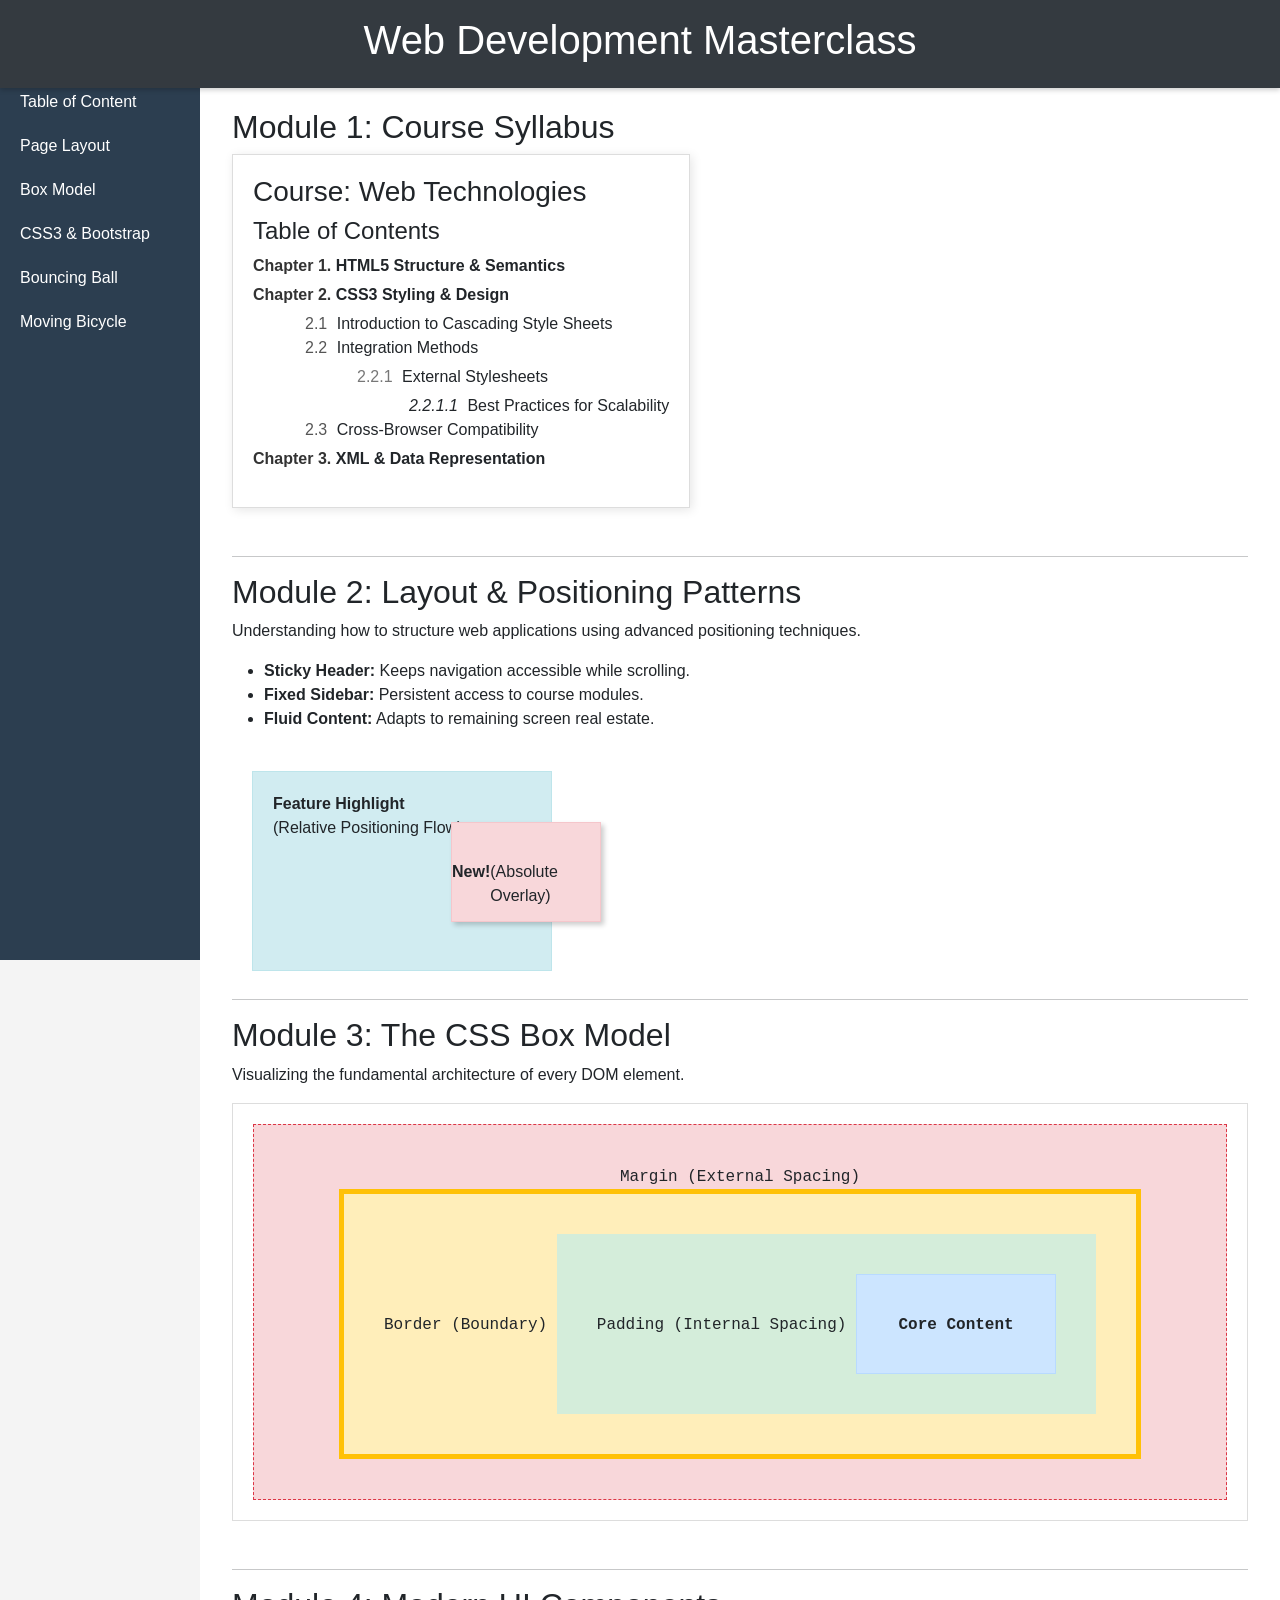
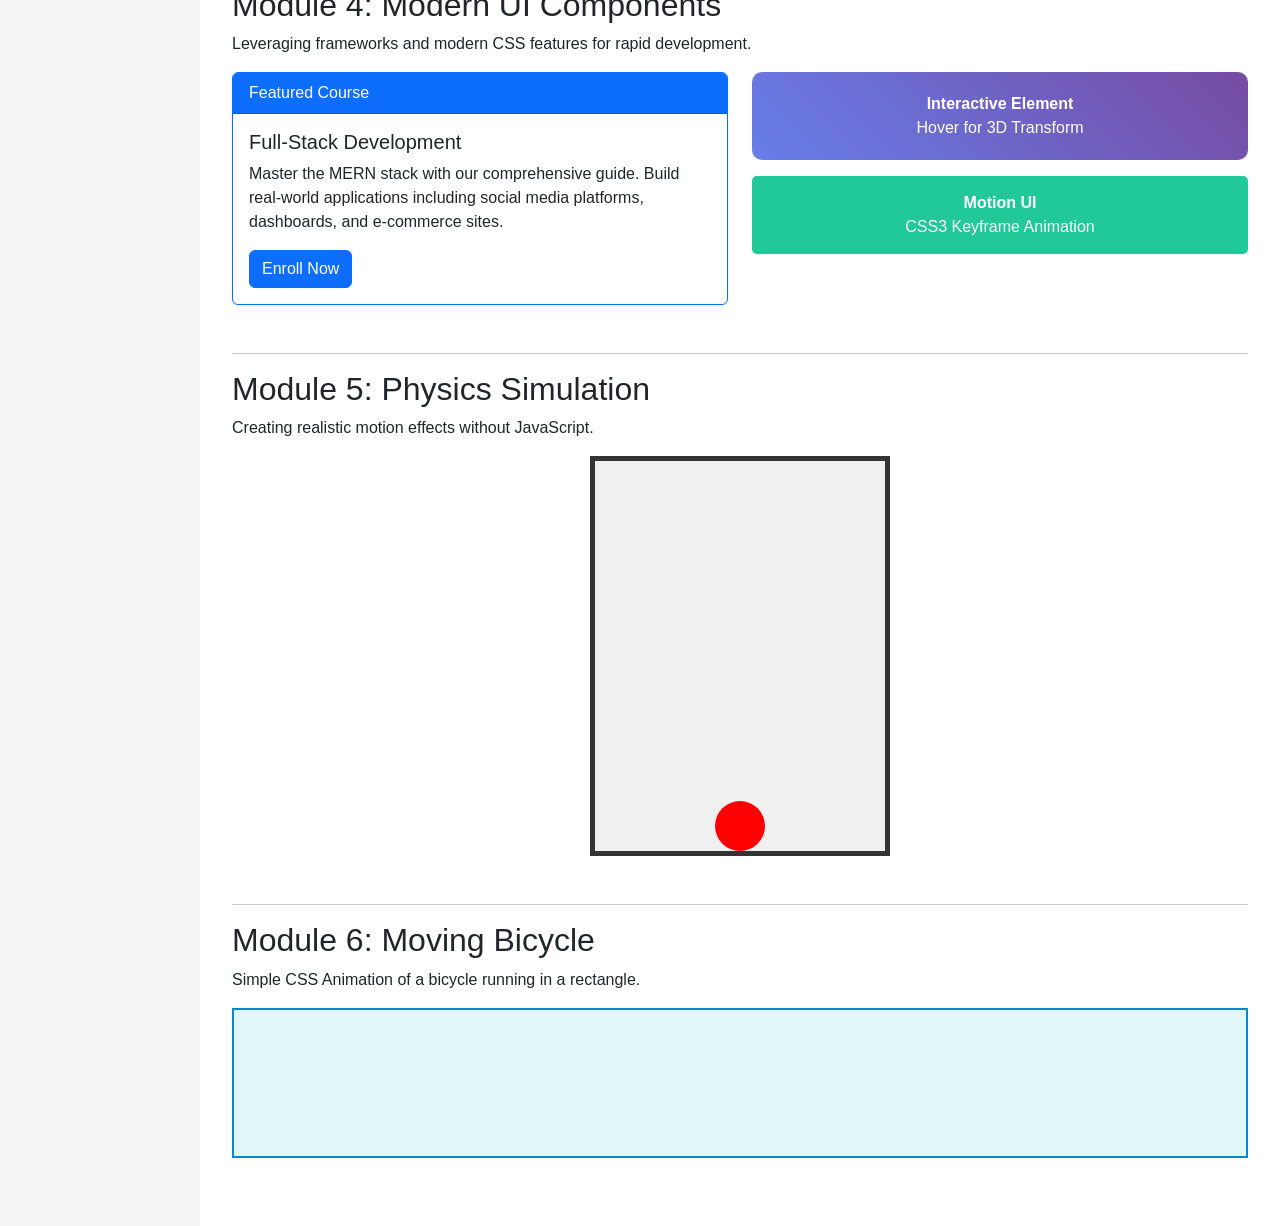
<file: webTechnologies-Lab/Lab-5/index.html>
<!DOCTYPE html>
<html lang="en">

<head>
    <meta charset="UTF-8">
    <meta name="viewport" content="width=device-width, initial-scale=1.0">
    <title>Mastering Web Technologies</title>
    <link href="https://cdn.jsdelivr.net/npm/bootstrap@5.3.0/dist/css/bootstrap.min.css" rel="stylesheet">
    <link rel="stylesheet" href="style.css">
</head>

<body>

    <header class="main-header">
        <div class="container-fluid">
            <h1>Web Development Masterclass</h1>
        </div>
    </header>

    <nav class="left-menu">
        <ul>
            <li><a href="#toc">Table of Content</a></li>
            <li><a href="#layout">Page Layout</a></li>
            <li><a href="#box-model">Box Model</a></li>
            <li><a href="#css3-bootstrap">CSS3 & Bootstrap</a></li>
            <li><a href="#bouncing-ball">Bouncing Ball</a></li>
            <li><a href="#bicycle-anim">Moving Bicycle</a></li>
        </ul>
    </nav>

    <main class="main-content">
        <div class="container">

            <section id="toc" class="mb-5">
                <h2>Module 1: Course Syllabus</h2>
                <div class="toc-container">
                    <h3>Course: Web Technologies</h3>
                    <h4>Table of Contents</h4>

                    <ol class="toc-root">
                        <li>HTML5 Structure & Semantics</li>
                        <li>CSS3 Styling & Design
                            <ol>
                                <li>Introduction to Cascading Style Sheets</li>
                                <li>Integration Methods
                                    <ol>
                                        <li>External Stylesheets
                                            <ol>
                                                <li>Best Practices for Scalability</li>
                                            </ol>
                                        </li>
                                    </ol>
                                </li>
                                <li>Cross-Browser Compatibility</li>
                            </ol>
                        </li>
                        <li>XML & Data Representation</li>
                    </ol>
                </div>
            </section>

            <hr>

            <section id="layout" class="mb-5">
                <h2>Module 2: Layout & Positioning Patterns</h2>
                <p>
                    Understanding how to structure web applications using advanced positioning techniques.
                </p>
                <ul>
                    <li><strong>Sticky Header:</strong> Keeps navigation accessible while scrolling.</li>
                    <li><strong>Fixed Sidebar:</strong> Persistent access to course modules.</li>
                    <li><strong>Fluid Content:</strong> Adapts to remaining screen real estate.</li>
                </ul>
                <div class="position-demo relative-box">
                    <strong>Feature Highlight</strong><br>
                    (Relative Positioning Flow)
                    <div class="absolute-box">
                        <strong>New!</strong><br>
                        (Absolute Overlay)
                    </div>
                </div>
            </section>

            <hr>

            <section id="box-model" class="mb-5">
                <h2>Module 3: The CSS Box Model</h2>
                <p>Visualizing the fundamental architecture of every DOM element.</p>

                <div class="box-model-container">
                    <div class="margin-area">
                        Margin (External Spacing)
                        <div class="border-area">
                            Border (Boundary)
                            <div class="padding-area">
                                Padding (Internal Spacing)
                                <div class="content-area">
                                    Core Content
                                </div>
                            </div>
                        </div>
                    </div>
                </div>
            </section>

            <hr>

            <section id="css3-bootstrap" class="mb-5">
                <h2>Module 4: Modern UI Components</h2>
                <p>Leveraging frameworks and modern CSS features for rapid development.</p>

                <div class="row">
                    <div class="col-md-6">
                        <div class="card shadow-sm border-primary">
                            <div class="card-header bg-primary text-white">
                                Featured Course
                            </div>
                            <div class="card-body">
                                <h5 class="card-title">Full-Stack Development</h5>
                                <p class="card-text">Master the MERN stack with our comprehensive guide. Build
                                    real-world applications including social media platforms, dashboards, and e-commerce
                                    sites.</p>
                                <button class="btn btn-primary">Enroll Now</button>
                            </div>
                        </div>
                    </div>

                    <div class="col-md-6">
                        <div class="css3-demo-box">
                            <strong>Interactive Element</strong><br>
                            Hover for 3D Transform
                        </div>
                        <div class="css3-animation-box mt-3">
                            <strong>Motion UI</strong><br>
                            CSS3 Keyframe Animation
                        </div>
                    </div>
                </div>
            </section>

            <hr>

            <section id="bouncing-ball" class="mb-5">
                <h2>Module 5: Physics Simulation</h2>
                <p>Creating realistic motion effects without JavaScript.</p>

                <div class="bouncing-container">
                    <div class="ball"></div>
                </div>
            </section>

            <hr>

            <section id="bicycle-anim" class="mb-5">
                <h2>Module 6: Moving Bicycle</h2>
                <p>Simple CSS Animation of a bicycle running in a rectangle.</p>

                <div class="bicycle-container">
                    <div class="bicycle">
                        <div class="wheel front"></div>
                        <div class="wheel back"></div>
                        <div class="frame"></div>
                        <div class="seat"></div>
                        <div class="handle"></div>
                    </div>
                </div>
            </section>
        </div>
    </main>

    <script src="https://cdn.jsdelivr.net/npm/bootstrap@5.3.0/dist/js/bootstrap.bundle.min.js"></script>
</body>

</html>
</file>
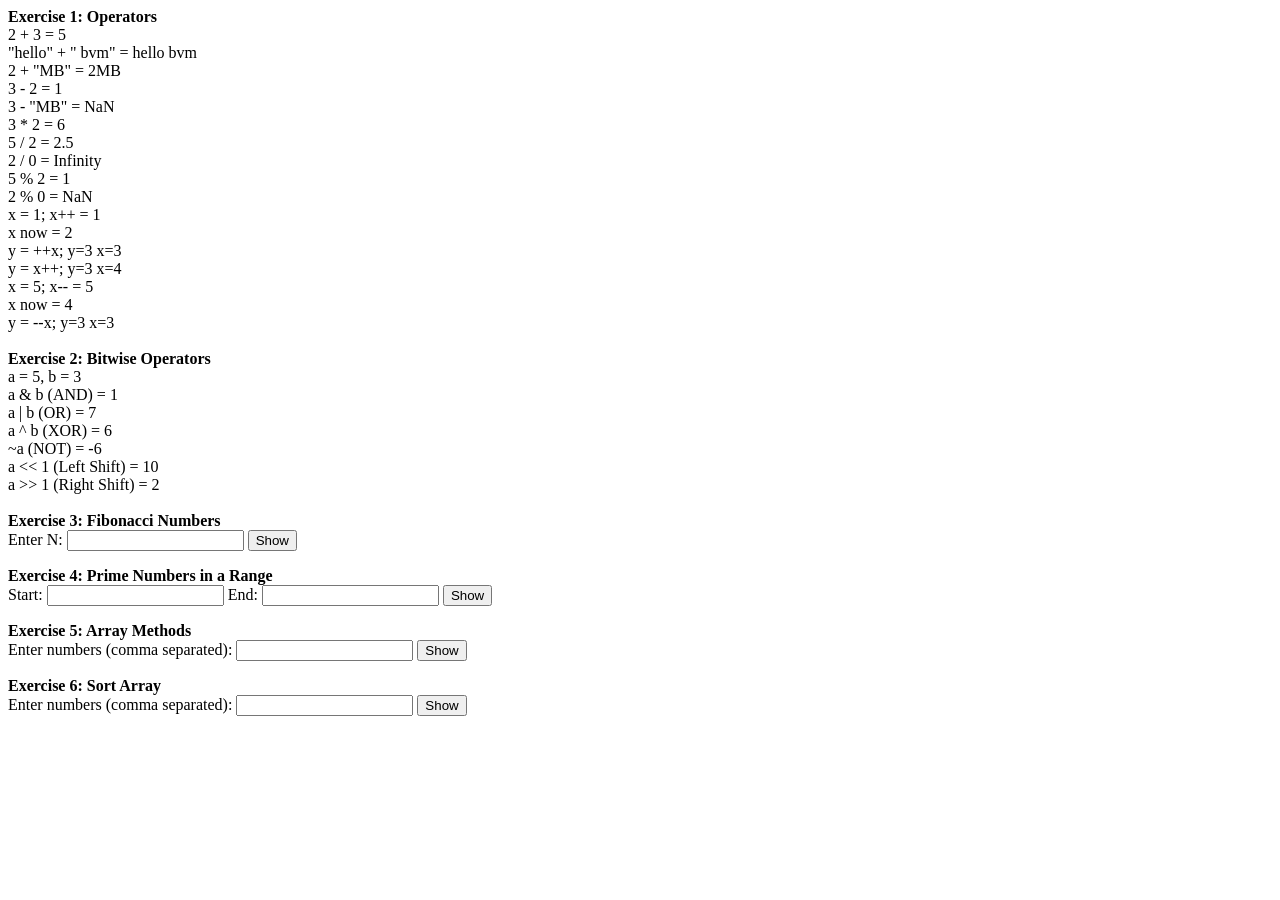
<file: webTechnologies-Lab/lab-6/index.html>
<!DOCTYPE html>
<html>
<body>

<script>

document.write("<b>Exercise 1: Operators</b><br>");

var a = 2, b = 3;
document.write("2 + 3 = " + (a + b) + "<br>");
document.write('"hello" + " bvm" = ' + ("hello" + " bvm") + "<br>");
document.write('2 + "MB" = ' + (2 + "MB") + "<br>");
document.write("3 - 2 = " + (b - a) + "<br>");
document.write('3 - "MB" = ' + (b - "MB") + "<br>");
document.write("3 * 2 = " + (b * a) + "<br>");
document.write("5 / 2 = " + (5 / 2) + "<br>");
document.write("2 / 0 = " + (2 / 0) + "<br>");
document.write("5 % 2 = " + (5 % 2) + "<br>");
document.write("2 % 0 = " + (2 % 0) + "<br>");

var x = 1;
document.write("x = 1; x++ = " + (x++) + "<br>");
document.write("x now = " + x + "<br>");
var y = ++x;
document.write("y = ++x; y=" + y + " x=" + x + "<br>");
var y2 = x++;
document.write("y = x++; y=" + y2 + " x=" + x + "<br>");
x = 5;
document.write("x = 5; x-- = " + (x--) + "<br>");
document.write("x now = " + x + "<br>");
var y3 = --x;
document.write("y = --x; y=" + y3 + " x=" + x + "<br>");

document.write("<br><b>Exercise 2: Bitwise Operators</b><br>");

var a = 5, b = 3;
document.write("a = 5, b = 3<br>");
document.write("a & b (AND) = " + (a & b) + "<br>");
document.write("a | b (OR)  = " + (a | b) + "<br>");
document.write("a ^ b (XOR) = " + (a ^ b) + "<br>");
document.write("~a (NOT)    = " + (~a) + "<br>");
document.write("a << 1 (Left Shift)  = " + (a << 1) + "<br>");
document.write("a >> 1 (Right Shift) = " + (a >> 1) + "<br>");

</script>

<br>
<b>Exercise 3: Fibonacci Numbers</b><br>
Enter N: <input type="number" id="fibN">
<button onclick="showFib()">Show</button>
<p id="fibOut"></p>

<b>Exercise 4: Prime Numbers in a Range</b><br>
Start: <input type="number" id="primeStart">
End: <input type="number" id="primeEnd">
<button onclick="showPrime()">Show</button>
<p id="primeOut"></p>

<b>Exercise 5: Array Methods</b><br>
Enter numbers (comma separated): <input type="text" id="arrInput">
<button onclick="showArrayMethods()">Show</button>
<p id="arrOut"></p>

<b>Exercise 6: Sort Array</b><br>
Enter numbers (comma separated): <input type="text" id="sortInput">
<button onclick="showSort()">Show</button>
<p id="sortOut"></p>

<script>

function showFib() {
  var n = parseInt(document.getElementById("fibN").value);
  if (isNaN(n) || n <= 0) {
    document.getElementById("fibOut").innerHTML = "Please enter a valid number.";
    return;
  }
  var f1 = 0, f2 = 1, temp;
  var result = "";
  for (var i = 0; i < n; i++) {
    result += f1 + " ";
    temp = f1 + f2;
    f1 = f2;
    f2 = temp;
  }
  document.getElementById("fibOut").innerHTML = "First " + n + " Fibonacci numbers: " + result;
}

function showPrime() {
  var start = parseInt(document.getElementById("primeStart").value);
  var end = parseInt(document.getElementById("primeEnd").value);
  if (isNaN(start) || isNaN(end) || start > end) {
    document.getElementById("primeOut").innerHTML = "Please enter a valid range.";
    return;
  }
  var result = "";
  for (var i = start; i <= end; i++) {
    var isPrime = true;
    if (i < 2) isPrime = false;
    for (var j = 2; j <= Math.sqrt(i); j++) {
      if (i % j == 0) { isPrime = false; break; }
    }
    if (isPrime) result += i + " ";
  }
  document.getElementById("primeOut").innerHTML = "Primes between " + start + " and " + end + ": " + result;
}

function showArrayMethods() {
  var input = document.getElementById("arrInput").value;
  var arr = input.split(",").map(function(x){ return parseInt(x.trim()); });
  if (arr.some(isNaN)) {
    document.getElementById("arrOut").innerHTML = "Please enter valid numbers.";
    return;
  }
  var out = "";
  out += "Original:  " + arr + "<br>";
  out += "reverse(): " + arr.slice().reverse() + "<br>";
  out += "concat([10,20,30]): " + arr.concat([10,20,30]) + "<br>";
  out += "sort() lexicographic: " + arr.slice().sort() + "<br>";
  out += "sort() numeric: " + arr.slice().sort(function(a,b){ return a - b; }) + "<br>";
  out += 'join("-"): ' + arr.join("-") + "<br>";
  document.getElementById("arrOut").innerHTML = out;
}

function showSort() {
  var input = document.getElementById("sortInput").value;
  var arr = input.split(",").map(function(x){ return parseInt(x.trim()); });
  if (arr.some(isNaN)) {
    document.getElementById("sortOut").innerHTML = "Please enter valid numbers.";
    return;
  }
  var out = "";
  out += "Original:   " + arr + "<br>";
  out += "Ascending:  " + arr.slice().sort(function(a,b){ return a - b; }) + "<br>";
  out += "Descending: " + arr.slice().sort(function(a,b){ return b - a; }) + "<br>";
  document.getElementById("sortOut").innerHTML = out;
}

</script>

</body>
</html>
</file>
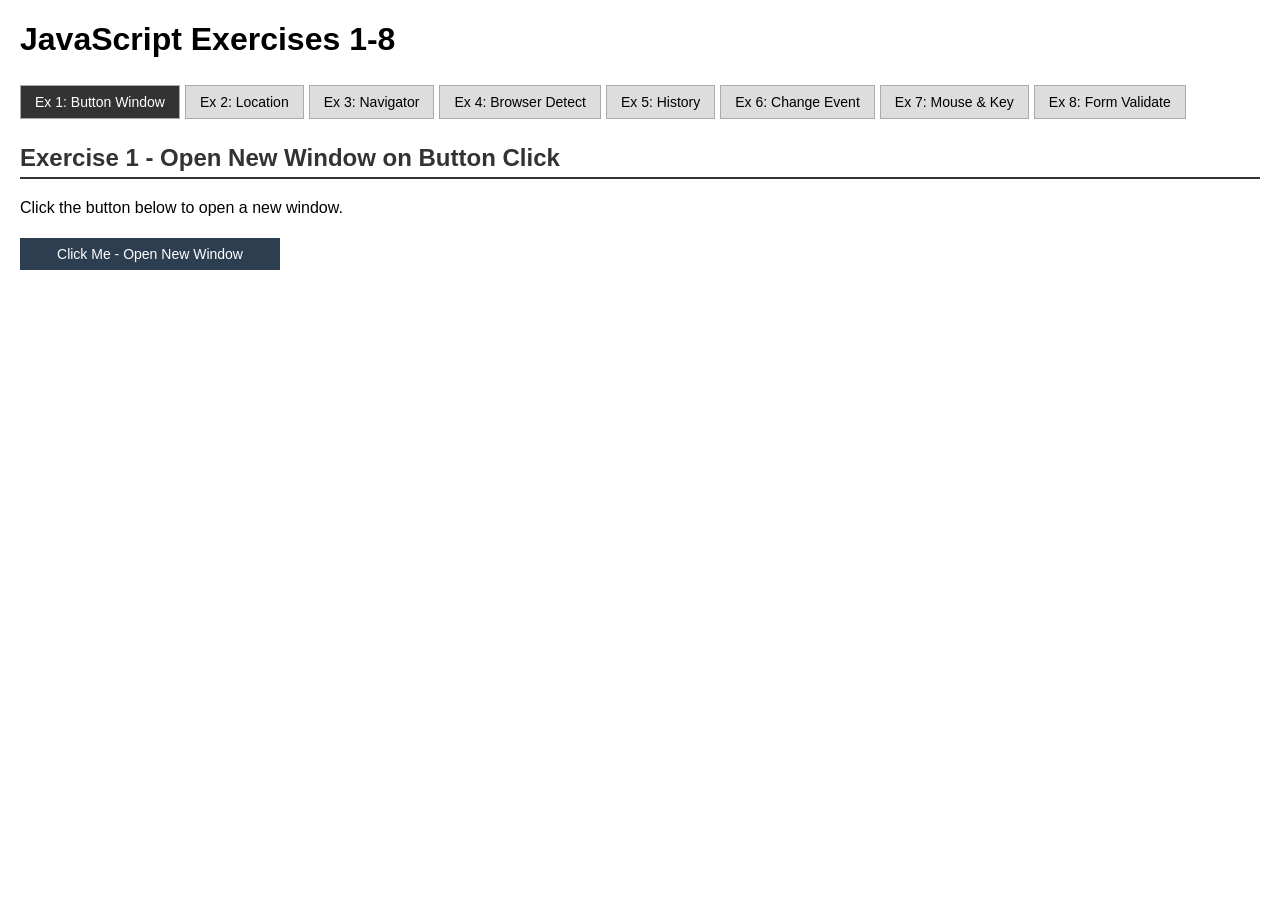
<file: webTechnologies-Lab/lab-7/index.html>
<!DOCTYPE html>
<html lang="en">
<head>
    <meta charset="UTF-8">
    <title>JavaScript Exercises 1-8</title>
    <style>
        body { font-family: Arial, sans-serif; margin: 20px; }

        .tabs { display: flex; gap: 5px; flex-wrap: wrap; margin-bottom: 20px; }
        .tabs button { padding: 8px 14px; cursor: pointer; background: #ddd; border: 1px solid #aaa; }
        .tabs button.active { background: #333; color: white; }

        .page { display: none; }
        .page.active { display: block; }

        h2 { color: #333; border-bottom: 2px solid #333; padding-bottom: 5px; }

        input, select, button {
            padding: 8px;
            margin: 5px 0;
            font-size: 14px;
        }

        input, select { border: 1px solid #aaa; width: 250px; }
        button.btn { background: #2c3e50; color: white; border: none; cursor: pointer; width: 260px; }
        button.btn:hover { background: #444; }

        .error { color: red; font-size: 12px; display: none; }
        .error.show { display: block; }

        table { border-collapse: collapse; width: 100%; max-width: 600px; }
        table td, table th { border: 1px solid #ccc; padding: 8px 12px; text-align: left; font-size: 13px; }
        table th { background: #eee; }

        .row { padding: 6px 0; border-bottom: 1px solid #eee; }
        .row label { display: inline-block; width: 200px; font-weight: bold; color: #555; }

        #mouseArea {
            width: 100%;
            max-width: 500px;
            height: 150px;
            background: #f0f0f0;
            border: 1px solid #aaa;
            display: flex;
            align-items: center;
            justify-content: center;
            cursor: crosshair;
            margin: 10px 0;
        }
    </style>
</head>
<body>

<h1>JavaScript Exercises 1-8</h1>

<!-- TAB BUTTONS -->
<div class="tabs">
    <button class="active" onclick="show('ex1', this)">Ex 1: Button Window</button>
    <button onclick="show('ex2', this)">Ex 2: Location</button>
    <button onclick="show('ex3', this)">Ex 3: Navigator</button>
    <button onclick="show('ex4', this)">Ex 4: Browser Detect</button>
    <button onclick="show('ex5', this)">Ex 5: History</button>
    <button onclick="show('ex6', this)">Ex 6: Change Event</button>
    <button onclick="show('ex7', this)">Ex 7: Mouse & Key</button>
    <button onclick="show('ex8', this)">Ex 8: Form Validate</button>
</div>

<div id="ex1" class="page active">
    <h2>Exercise 1 - Open New Window on Button Click</h2>
    <p>Click the button below to open a new window.</p>
    <button class="btn" onclick="window.open('https://www.google.com', '_blank', 'width=800,height=600')">
        Click Me - Open New Window
    </button>
</div>

<div id="ex2" class="page">
    <h2>Exercise 2 - Location Object Details</h2>
    <table id="locTable">
        <tr><th>Property</th><th>Value</th></tr>
    </table>
    <script>
        var locProps = ['href','protocol','host','hostname','port','pathname','search','hash','origin'];
        var lt = document.getElementById('locTable');
        locProps.forEach(function(p) {
            var row = lt.insertRow();
            row.insertCell().textContent = p;
            row.insertCell().textContent = window.location[p] || '(empty)';
        });
    </script>
</div>

<div id="ex3" class="page">
    <h2>Exercise 3 - Navigator Object Details</h2>
    <table id="navTable">
        <tr><th>Property</th><th>Value</th></tr>
    </table>
    <script>
        var navProps = {
            appName: navigator.appName,
            appVersion: navigator.appVersion,
            userAgent: navigator.userAgent,
            platform: navigator.platform,
            language: navigator.language,
            onLine: navigator.onLine,
            cookieEnabled: navigator.cookieEnabled,
            hardwareConcurrency: navigator.hardwareConcurrency,
            maxTouchPoints: navigator.maxTouchPoints
        };
        var nt = document.getElementById('navTable');
        for (var key in navProps) {
            var row = nt.insertRow();
            row.insertCell().textContent = key;
            row.insertCell().textContent = navProps[key];
        }
    </script>
</div>

<div id="ex4" class="page">
    <h2>Exercise 4 - Browser Name Detection and Redirect</h2>
    <p id="browserResult"></p>
    <p><b>User Agent:</b> <span id="uaText" style="font-size:12px;"></span></p>
    <button class="btn" onclick="redirectBrowser()">Open Browser-Specific Page</button>
    <script>
        function detectBrowser() {
            var ua = navigator.userAgent;
            if (ua.indexOf('Edg') > -1)    return 'Edge';
            if (ua.indexOf('OPR') > -1)    return 'Opera';
            if (ua.indexOf('Firefox') > -1) return 'Firefox';
            if (ua.indexOf('Chrome') > -1)  return 'Chrome';
            if (ua.indexOf('Safari') > -1)  return 'Safari';
            return 'Unknown';
        }
        var browser = detectBrowser();
        document.getElementById('browserResult').innerHTML = '<b>Detected Browser:</b> ' + browser;
        document.getElementById('uaText').textContent = navigator.userAgent;

        function redirectBrowser() {
            var pages = {
                Chrome:  'chrome_version.html',
                Edge:    'edge_version.html',
                Firefox: 'firefox_version.html',
                Safari:  'safari_version.html',
                Opera:   'opera_version.html',
                Unknown: 'default_version.html'
            };
            alert('Redirecting to: ' + pages[browser]);
            // window.location.href = pages[browser];
        }
    </script>
</div>

<div id="ex5" class="page">
    <h2>Exercise 5 - History Object Details</h2>
    <div class="row"><label>history.length</label> <span id="hlen"></span></div>
    <div class="row"><label>history.scrollRestoration</label> <span id="hscroll"></span></div>
    <div class="row"><label>history.state</label> <span id="hstate"></span></div>
    <br>
    <button class="btn" onclick="history.back()">Back</button><br>
    <button class="btn" onclick="history.forward()">Forward</button><br>
    <button class="btn" onclick="history.go(-1)">Go(-1)</button><br>
    <button class="btn" onclick="pushNewState()">Push State</button>
    <script>
        function refreshHistory() {
            document.getElementById('hlen').textContent    = history.length;
            document.getElementById('hscroll').textContent = history.scrollRestoration || 'N/A';
            document.getElementById('hstate').textContent  = JSON.stringify(history.state) || 'null';
        }
        function pushNewState() {
            history.pushState({ page: 'demo' }, 'Demo', '#demo');
            refreshHistory();
        }
        refreshHistory();
    </script>
</div>

<div id="ex6" class="page">
    <h2>Exercise 6 - Change Event with Selection List</h2>

    <label>Item:</label><br>
    <select id="itemSelect" onchange="updateModels()">
        <option value="">-- Select Item --</option>
        <option value="Monitor">Monitor</option>
        <option value="HDD">HDD</option>
        <option value="Keyboard">Keyboard</option>
    </select>
    <br><br>

    <label>Model:</label><br>
    <select id="modelSelect" onchange="showSelected()">
        <option value="">-- Select Model --</option>
    </select>
    <br><br>

    <div id="selResult"></div>

    <script>
        var modelData = {
            Monitor:  ['Acer 21', 'Dell 22', 'LG 24'],
            HDD:      ['500GB', '1TB', '2TB'],
            Keyboard: ['Logitech K120', 'Dell KB216']
        };

        function updateModels() {
            var item = document.getElementById('itemSelect').value;
            var modelSel = document.getElementById('modelSelect');
            modelSel.innerHTML = '<option value="">-- Select Model --</option>';
            document.getElementById('selResult').innerHTML = '';
            if (item && modelData[item]) {
                for (var i = 0; i < modelData[item].length; i++) {
                    modelSel.innerHTML += '<option>' + modelData[item][i] + '</option>';
                }
            }
        }

        function showSelected() {
            var item  = document.getElementById('itemSelect').value;
            var model = document.getElementById('modelSelect').value;
            if (item && model) {
                document.getElementById('selResult').innerHTML =
                    '<b>Selected Item:</b> ' + item + '<br><b>Selected Model:</b> ' + model;
            }
        }
    </script>
</div>

<div id="ex7" class="page">
    <h2>Exercise 7 - Mouse Location and Keyboard Key Code</h2>

    <h4>Mouse Position</h4>
    <div id="mouseArea">Move mouse here</div>
    <p><b>X:</b> <span id="mx">0</span> &nbsp; <b>Y:</b> <span id="my">0</span></p>

    <h4>Keyboard Input</h4>
    <input type="text" id="keyInput" placeholder="Type a key here..." style="width:250px;">
    <p><b>Key:</b> <span id="keyChar">-</span></p>
    <p><b>Key Code:</b> <span id="keyCode">-</span></p>
    <p><b>Unicode:</b> <span id="keyUnicode">-</span></p>

    <script>
        document.getElementById('mouseArea').addEventListener('mousemove', function(e) {
            var rect = this.getBoundingClientRect();
            document.getElementById('mx').textContent = Math.round(e.clientX - rect.left);
            document.getElementById('my').textContent = Math.round(e.clientY - rect.top);
        });

        document.getElementById('keyInput').addEventListener('keydown', function(e) {
            var code    = e.keyCode || e.which;
            var unicode = e.key.length === 1 ? e.key.charCodeAt(0) : code;
            document.getElementById('keyChar').textContent    = e.key;
            document.getElementById('keyCode').textContent    = code;
            document.getElementById('keyUnicode').textContent = 'U+' + unicode.toString(16).toUpperCase().padStart(4, '0') + ' (' + unicode + ')';
        });
    </script>
</div>

<div id="ex8" class="page">
    <h2>Exercise 8 - Register Yourself (Form Validation)</h2>

    <label>Full Name *</label><br>
    <input type="text" id="name" placeholder="Enter name"><br>
    <span class="error" id="nameErr">Name is required (letters only, min 3 chars)</span>

    <br>
    <label>Email *</label><br>
    <input type="text" id="email" placeholder="Enter email"><br>
    <span class="error" id="emailErr">Enter a valid email address</span>

    <br>
    <label>Password *</label><br>
    <input type="password" id="password" placeholder="Min 6 characters"><br>
    <span class="error" id="passwordErr">Password must be at least 6 characters</span>

    <br>
    <label>Mobile *</label><br>
    <input type="text" id="mobile" placeholder="10-digit number"><br>
    <span class="error" id="mobileErr">Enter valid 10-digit mobile number</span>

    <br>
    <label>Gender *</label><br>
    <select id="gender" style="width:268px;">
        <option value="">-- Select Gender --</option>
        <option>Male</option>
        <option>Female</option>
        <option>Other</option>
    </select><br>
    <span class="error" id="genderErr">Please select a gender</span>

    <br><br>
    <button class="btn" onclick="validateForm()">Register</button>
    <p id="successMsg" style="color:green; display:none;">Registration Successful!</p>

    <script>
        function validateForm() {
            var valid = true;

            var name     = document.getElementById('name').value.trim();
            var email    = document.getElementById('email').value.trim();
            var password = document.getElementById('password').value;
            var mobile   = document.getElementById('mobile').value.trim();
            var gender   = document.getElementById('gender').value;

            document.getElementById('successMsg').style.display = 'none';

            if (!name) { alert('Name field is blank!'); }
            var nameOk = name.length >= 3 && /^[a-zA-Z\s]+$/.test(name);
            document.getElementById('nameErr').className     = nameOk ? 'error' : 'error show';

            if (!email) { alert('Email field is blank!'); }
            var emailOk = /^[^\s@]+@[^\s@]+\.[^\s@]+$/.test(email);
            document.getElementById('emailErr').className    = emailOk ? 'error' : 'error show';

            if (!password) { alert('Password field is blank!'); }
            var passOk = password.length >= 6;
            document.getElementById('passwordErr').className = passOk ? 'error' : 'error show';

            if (!mobile) { alert('Mobile field is blank!'); }
            var mobOk = /^\d{10}$/.test(mobile);
            document.getElementById('mobileErr').className   = mobOk ? 'error' : 'error show';

            if (!gender) { alert('Please select a gender!'); }
            var genOk = gender !== '';
            document.getElementById('genderErr').className   = genOk ? 'error' : 'error show';

            if (nameOk && emailOk && passOk && mobOk && genOk) {
                document.getElementById('successMsg').style.display = 'block';
            }
        }
    </script>
</div>

<script>
    function show(id, btn) {
        var pages = document.querySelectorAll('.page');
        var btns  = document.querySelectorAll('.tabs button');
        for (var i = 0; i < pages.length; i++) pages[i].classList.remove('active');
        for (var i = 0; i < btns.length; i++)  btns[i].classList.remove('active');
        document.getElementById(id).classList.add('active');
        btn.classList.add('active');
    }
</script>

</body>
</html>
</file>
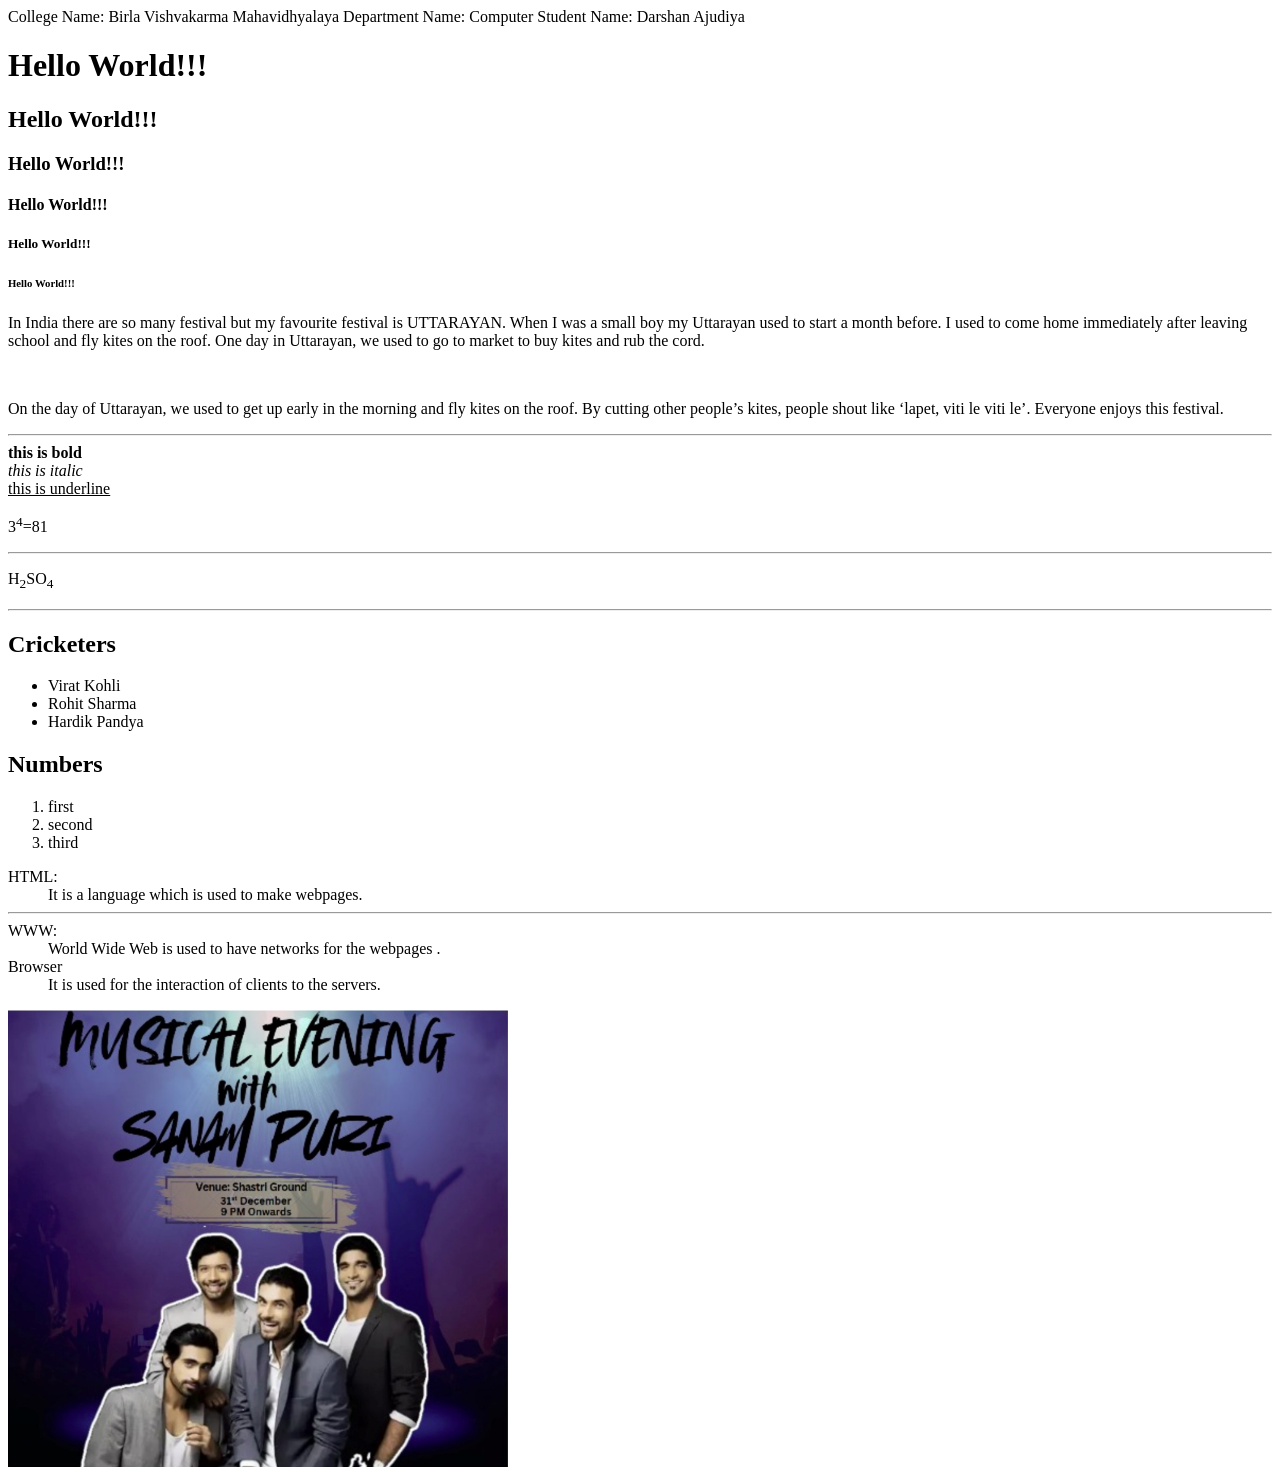
<file: webTechnologies-Lab/Lab-1/lab-1.html>
<html>
<head>
    <title>lab 1 Practicle</title>
</head>

<body>
    College Name: Birla Vishvakarma Mahavidhyalaya
    Department Name: Computer
    Student Name: Darshan Ajudiya


<h1>Hello World!!!</h1>
<h2>Hello World!!!</h2>
<h3>Hello World!!!</h3>
<h4>Hello World!!!</h4>
<h5>Hello World!!!</h5>
<h6>Hello World!!!</h6>
 
<p>In India there are so many festival but my favourite festival
is UTTARAYAN. When I was a small boy my Uttarayan used
to start a month before. I used to come home immediately
after leaving school and fly kites on the roof. One day in
Uttarayan, we used to go to market to buy kites and rub
the cord.</p>
<br>
<p>On the day of Uttarayan, we used to get up early
in the morning and fly kites on the roof. By cutting other
people’s kites, people shout like ‘lapet, viti le viti le’.
Everyone enjoys this festival.
</p>
<hr>
<b>this is bold</b><br>
<i>this is italic</i><br>
<u>this is underline</u>
<p>3<sup>4</sup>=81</p><hr>
<p>H<sub>2</sub>SO<sub>4</sub></p>
<hr>
<h2>Cricketers</h2>
<ul>
    <li>Virat Kohli</li>
    <li>Rohit Sharma</li>
    <li>Hardik Pandya</li>
</ul>
<h2>Numbers</h2>
<ol>
    <li>first</li>
    <li>second</li>
    <li>third</li>
</ol>

<dl>
            <dt>HTML:</dt>
            <dd>It is a language which is used to make webpages.</dd>
            <hr>
            <dt>WWW:</dt>
            <dd>World Wide Web is used to have networks for the webpages .</dd>
            <dt>Browser</dt>
            <dd>It is used for the interaction of clients to the servers.</dd>
        </dl>

<img src="sanampuri.png" alt="sanampuri image" width="500">


</body>

</html>
</file>
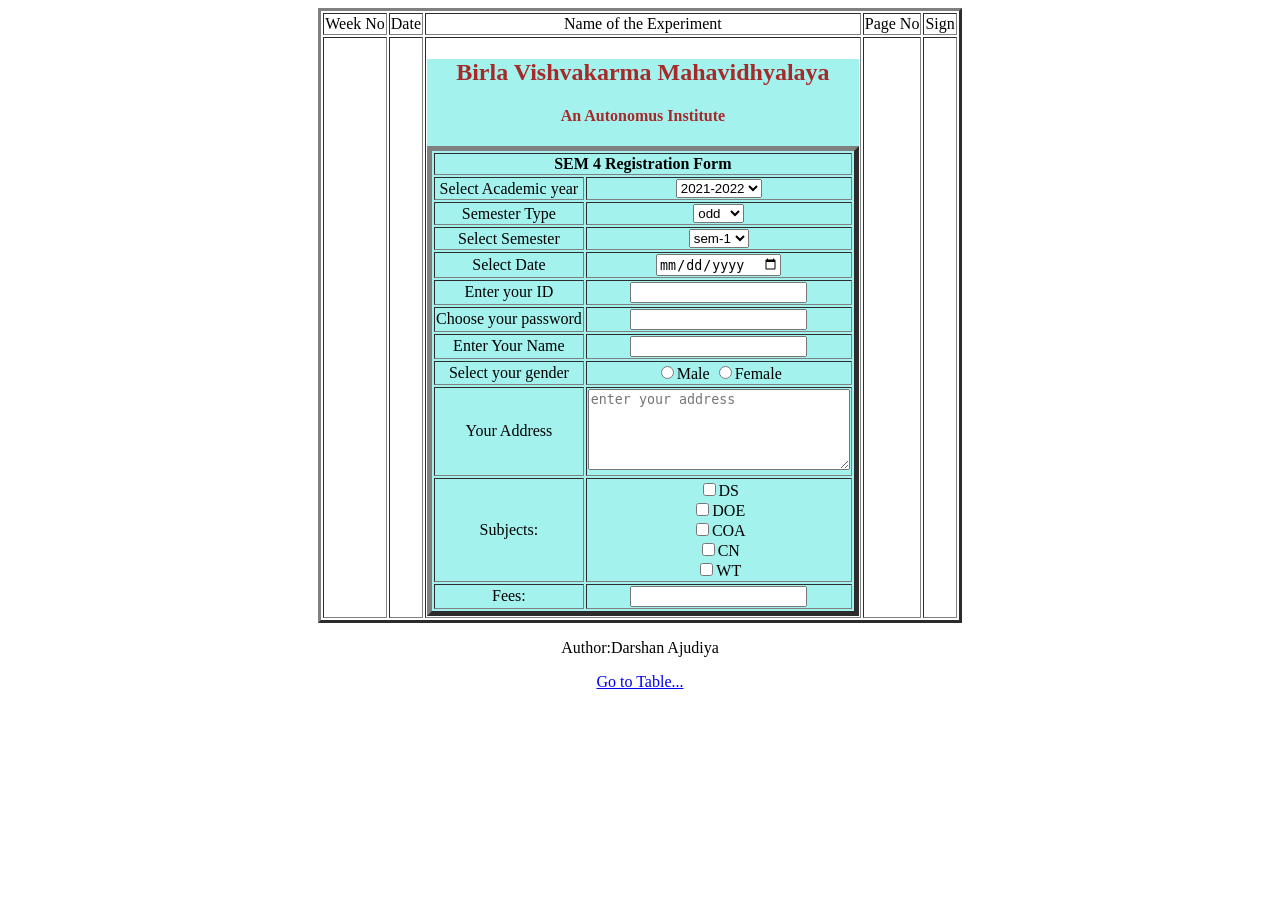
<file: webTechnologies-Lab/Lab-2/form.html>
<!DOCTYPE html>
<html lang="en">
<head>
    <meta charset="UTF-8">
    <meta name="viewport" content="width=device-width, initial-scale=1.0">
    <title>Registration Form</title>
    <style>
        
    </style>
</head>
<body align="center">
    

    <table align="center" border="3">
        <tr>
            <td>Week No</td>
            <td>Date</td>
            <td >Name of the Experiment</td>
            <td>Page No</td>
            <td>Sign</td>

        </tr>
        <tr height="200">
            <td></td>
            <td></td>
            <td>
                <section style="background-color:rgb(164, 242, 238);">
                    <h1 style="color:brown">Birla Vishvakarma Mahavidhyalaya</h1>
                    <h4 style="color:brown">An  Autonomus  Institute</h4>

                    <table border="5" align="center">
                        <tr >
                            <th colspan="2">SEM 4 Registration Form</th> 
                        </tr>
                        <tr>
                            <td>Select Academic year</td>
                            <td>
                                <select name="ay" id="123">
                                <option value="align">2021-2022</option>
                                <option value="align">2022-2023</option>
                                <option value="align">2023-2024</option>
                                <option value="align">2024-2025</option>
                                <option value="align">2025-2026</option>
                                </select>
                            </td>
                        </tr>

                        <tr>
                            <td>Semester Type</td>
                            <td>
                                <select name="er" id="4785">
                                    <option value="align">odd</option>
                                    <option value="align">even</option>
                                </select>
                            </td>
                        </tr>

                        <tr>
                            <td>Select Semester</td>
                            <td>
                                <select name="eir" id="8785">
                                    <option value="align">sem-1</option>
                                    <option value="align">sem-2</option>
                                    <option value="align">sem-3</option>
                                    <option value="align">sem-4</option>
                                </select>
                            </td>
                        </tr>

                        <tr>
                            <td>Select Date</td>
                            <td>
                                <input type="date" ></input>
                            </td>
                        </tr>

                        <tr>
                            <td>Enter your ID</td>
                            <td>
                                <input type="text">
                            </td>
                        </tr>

                        <tr>
                            <td>Choose your password</td>
                            <td>
                                <input type="text">
                            </td>
                        </tr>

                        <tr>
                            <td>Enter Your Name</td>
                            <td>
                                <input type="text">
                            </td>
                        </tr>

                        <tr>
                            <td>Select your gender</td>
                            <td>
                                <input type="radio" name="gender" value="m">Male
                                <input type="radio" name="gender" value="f">Female

                            </td>
                        </tr>

                        <tr>
                            <td>Your Address</td>
                            <td>
                                <textarea name="message" rows="5" cols="30"
                                placeholder="enter your address"></textarea>
                        </tr>

                        <tr>
                            <td>Subjects:</td>
                            <td>
                                <input type="checkbox" name="sub" value="1">DS<br>
                                <input type="checkbox" name="sub" value="1">DOE<br>
                                    <input type="checkbox" name="sub" value="1">COA<br>
                                 <input type="checkbox" name="sub" value="1">CN<br>
                         <input type="checkbox" name="sub" value="1">WT<br>

                            </td>
                        </tr>

                        <tr>
                            <td>Fees:</td>
                            <td><input type="text" name="" id=""></td>
                        </tr>
                    </table>
                </section>
            </td>
            <td></td>
            <td></td>

        </tr>
    </table>
    
    <footer>
  <p>Author:Darshan Ajudiya</p>
  <a href="table.html" target="_blank">Go to Table...</a>
</footer>

</body>
</html>
</file>
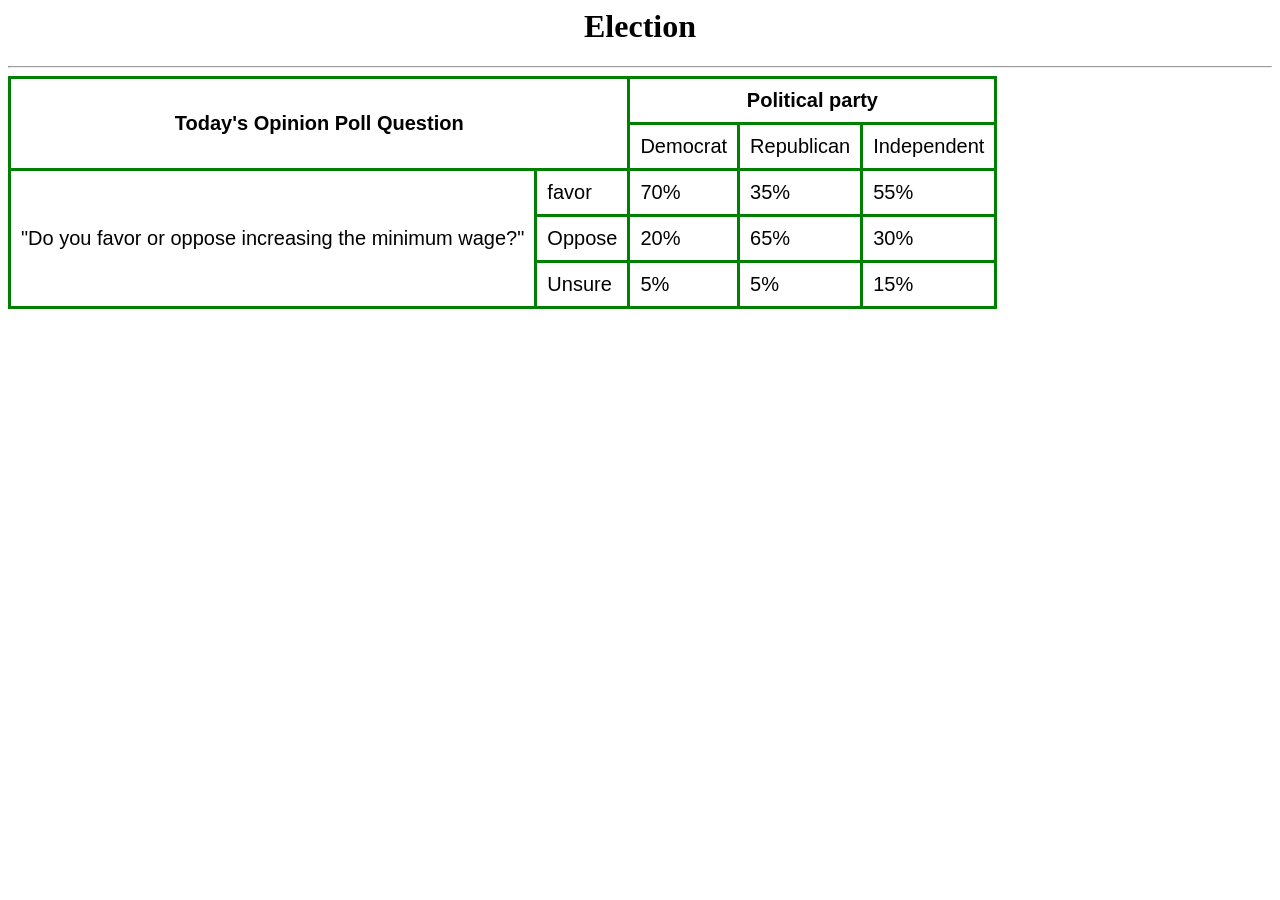
<file: webTechnologies-Lab/Lab-2/table.html>
<html>
<head>
<title> TABLE </title>
<style>
table,th,td{
    background-color: #f1af1c1;
    border: 3px solid green;
    font-size: 20px;
    font-family: arial;
    border-collapse: collapse;
    padding : 10px;
}
</style>
</head>
<body>
<h1><center>Election</center></h1><hr>
<table border="3">
		<th colspan="2" rowspan="2"> Today's Opinion Poll Question</th>
		<th colspan="3">Political party</th>

<tr>
		<td>Democrat</td>
            <td>Republican</td>
		<td>Independent</td>
</tr>
<tr>
		<td rowspan="3"> "Do you favor or oppose increasing the minimum wage?"</td>
		<td>favor</td>
<td>70%</td>
<td>35%</td>
<td>55%</td>
</tr>
<tr>

		<td>Oppose</td>
            <td>20%</td>
             <td>65%</td>
<td>30%</td>
</tr>
<tr>

		<td>Unsure</td>
            <td>5%</td>
             <td>5%</td>
<td>15%</td>
</tr>

</body>
</html>
</file>
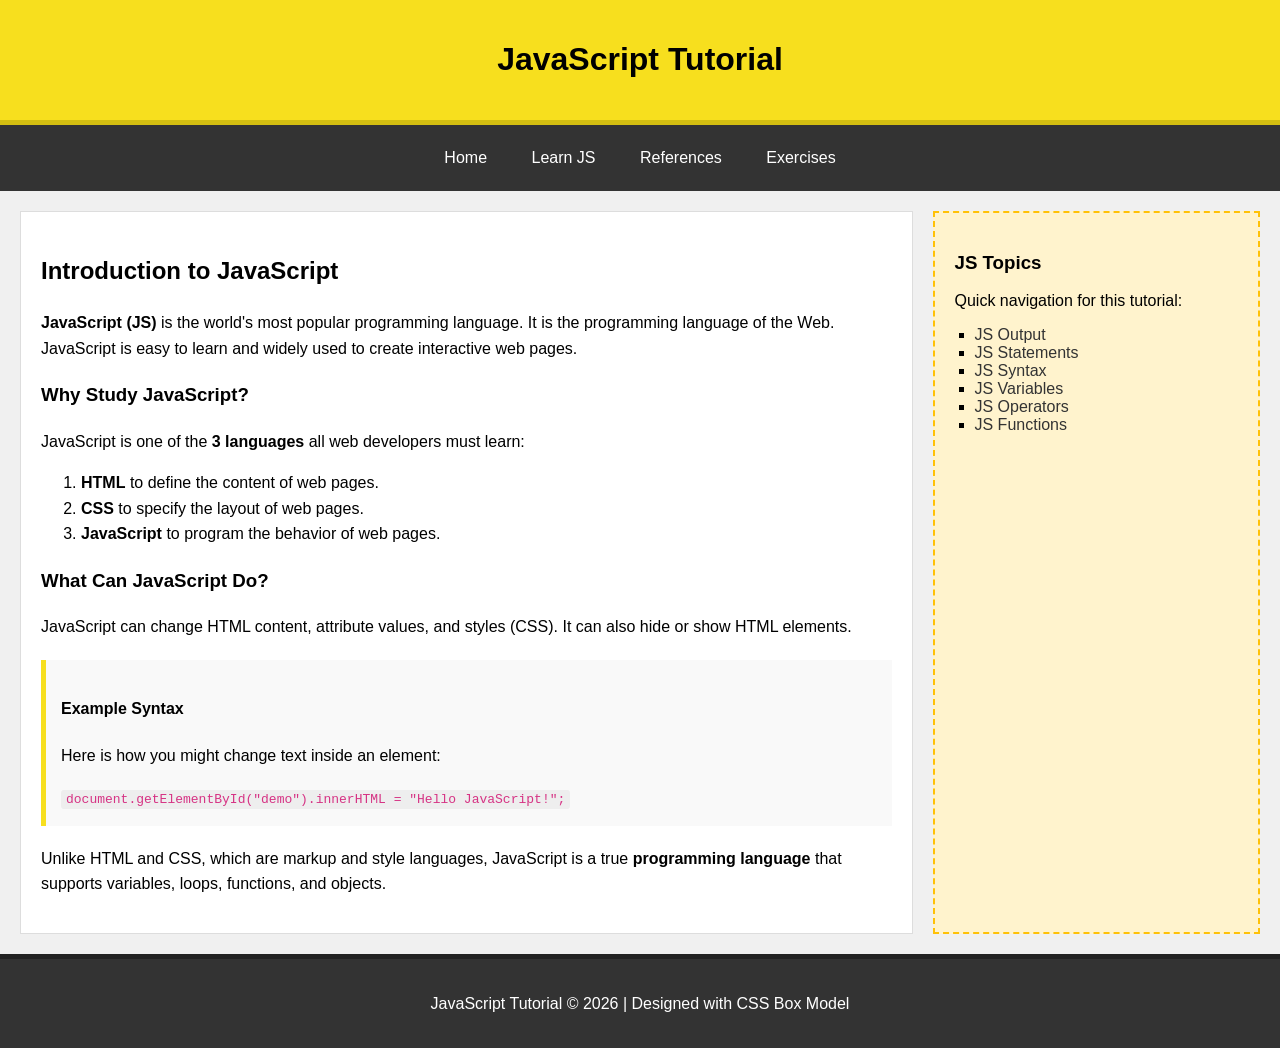
<file: webTechnologies-Lab/Lab-4/Extra2.html>
<!DOCTYPE html>
<html lang="en">

<head>
    <meta charset="UTF-8">
    <meta name="viewport" content="width=device-width, initial-scale=1.0">
    <title>Introduction to JavaScript</title>
    <style>
        body {
            font-family: 'Segoe UI', Tahoma, Geneva, Verdana, sans-serif;
            margin: 0;
            padding: 0;
            background-color: #f0f0f0;
            display: flex;
            flex-direction: column;
            min-height: 100vh;
        }

        div, header, nav, main, aside, footer {
            box-sizing: border-box;
        }

        header {
            background-color: #f7df1e; /* JS Yellow color */
            color: black;
            padding: 20px;
            text-align: center;
            border-bottom: 5px solid #d4be11;
            width: 100%;
        }

        nav {
            background-color: #333;
            color: white;
            padding: 10px;
            text-align: center;
        }

        nav a {
            color: white;
            padding: 14px 20px;
            text-decoration: none;
            display: inline-block;
        }

        nav a:hover {
            background-color: #555;
            color: #f7df1e;
        }

        .container {
            display: flex;
            flex: 1;
            flex-wrap: wrap;
            padding: 20px;
            gap: 20px;
        }

        main {
            flex: 3;
            background-color: white;
            padding: 20px;
            border: 1px solid #ddd;
            line-height: 1.6;
        }

        aside {
            flex: 1;
            background-color: #fff3cd;
            padding: 20px;
            border: 2px dashed #ffc107;
        }
        
        /* Added a small style for code blocks */
        code {
            background-color: #eee;
            padding: 2px 5px;
            border-radius: 3px;
            font-family: monospace;
            color: #d63384;
        }

        footer {
            background-color: #333;
            color: white;
            padding: 20px;
            text-align: center;
            border-top: 5px solid #222;
            width: 100%;
            margin-top: auto;
        }

        @media (max-width: 600px) {
            .container {
                flex-direction: column;
            }
        }
    </style>
</head>

<body>

    <header>
        <h1>JavaScript Tutorial</h1>
    </header>

    <nav>
        <a href="#">Home</a>
        <a href="#">Learn JS</a>
        <a href="#">References</a>
        <a href="#">Exercises</a>
    </nav>

    <div class="container">
        <main>
            <h2>Introduction to JavaScript</h2>
            
            <p><strong>JavaScript (JS)</strong> is the world's most popular programming language. It is the programming language of the Web. JavaScript is easy to learn and widely used to create interactive web pages.</p>
            
            <h3>Why Study JavaScript?</h3>
            <p>JavaScript is one of the <strong>3 languages</strong> all web developers must learn:</p>
            <ol>
                <li><strong>HTML</strong> to define the content of web pages.</li>
                <li><strong>CSS</strong> to specify the layout of web pages.</li>
                <li><strong>JavaScript</strong> to program the behavior of web pages.</li>
            </ol>

            <h3>What Can JavaScript Do?</h3>
            <p>JavaScript can change HTML content, attribute values, and styles (CSS). It can also hide or show HTML elements.</p>
            
            <div style="background: #f9f9f9; padding: 15px; border-left: 5px solid #f7df1e; margin: 20px 0;">
                <h4>Example Syntax</h4>
                <p>Here is how you might change text inside an element:</p>
                <code>document.getElementById("demo").innerHTML = "Hello JavaScript!";</code>
            </div>

            <p>Unlike HTML and CSS, which are markup and style languages, JavaScript is a true <strong>programming language</strong> that supports variables, loops, functions, and objects.</p>
        </main>

        <aside>
            <h3>JS Topics</h3>
            <p>Quick navigation for this tutorial:</p>
            <ul style="list-style-type: square; padding-left: 20px;">
                <li><a href="#" style="text-decoration:none; color:#333;">JS Output</a></li>
                <li><a href="#" style="text-decoration:none; color:#333;">JS Statements</a></li>
                <li><a href="#" style="text-decoration:none; color:#333;">JS Syntax</a></li>
                <li><a href="#" style="text-decoration:none; color:#333;">JS Variables</a></li>
                <li><a href="#" style="text-decoration:none; color:#333;">JS Operators</a></li>
                <li><a href="#" style="text-decoration:none; color:#333;">JS Functions</a></li>
            </ul>
        </aside>
    </div>

    <footer>
        <p>JavaScript Tutorial &copy; 2026 | Designed with CSS Box Model</p>
    </footer>

</body>

</html>
</file>
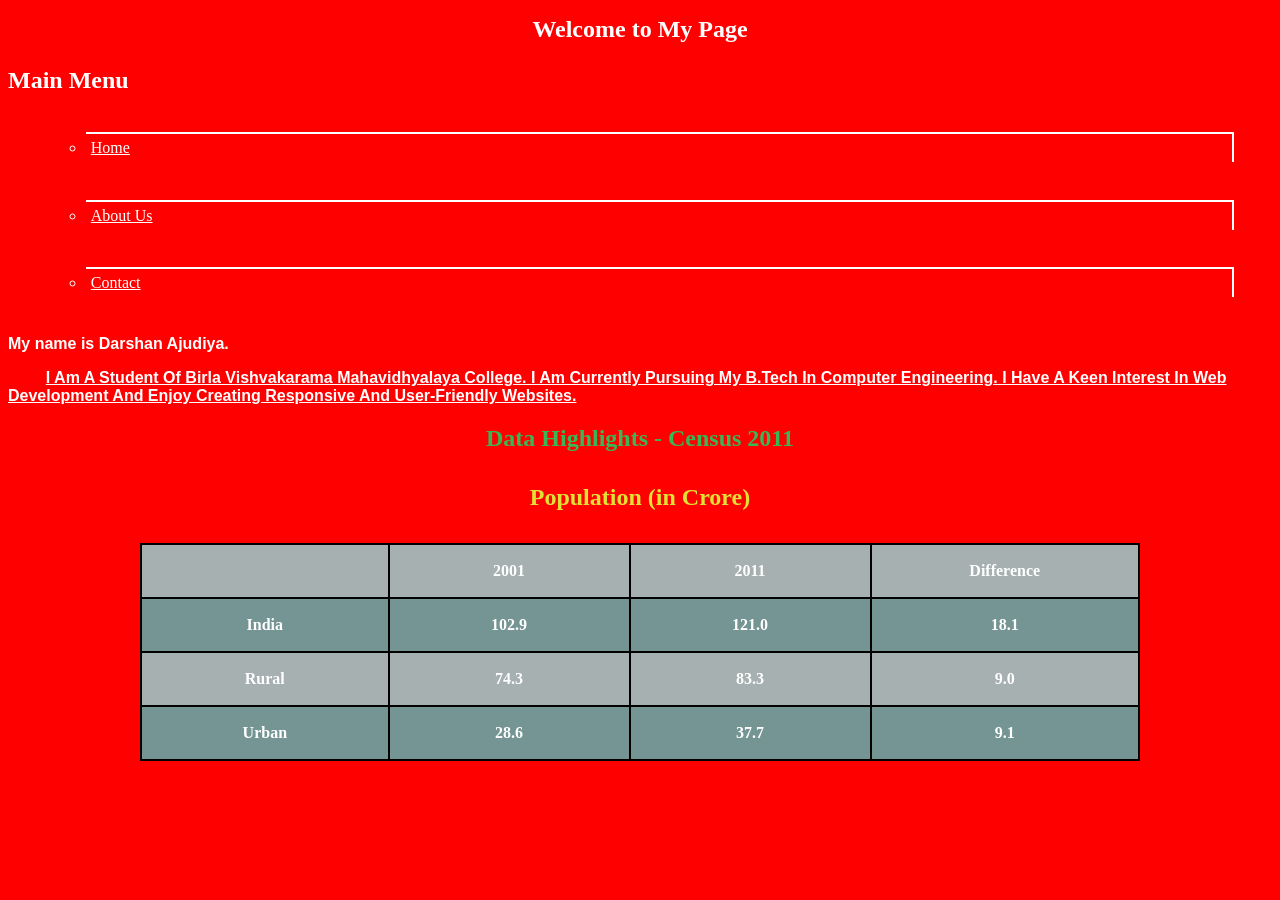
<file: webTechnologies-Lab/Lab-4/MyPage.html>
<!DOCTYPE html>
<html lang="en">
<head>
    <meta charset="UTF-8">
    <meta name="viewport" content="width=device-width, initial-scale=1.0">
    <title>My Page - CSS Assignment</title>
    <link rel="stylesheet" href="style.css">

    <style>
     
    table,
    th {
        border: 2px solid black;
        border-collapse: collapse;
        height: 50px;
        width: 1000px;
    }

    tr:nth-child(even) {
        background-color: rgb(117, 148, 148);
    }

    tr:nth-child(odd) {
        background-color: rgb(166, 176, 176);
    }
    
    </style>
</head>
<body>

    <h1><center>Welcome to My Page</center></h1>

    <div class="menu">
        <h3>Main Menu</h3>
        <ul>
            <li><a href="#">Home</a></li>
            <li><a href="#">About Us</a></li>
            <li><a href="#">Contact</a></li>
        </ul>
    </div>

    <div>
        <p>My name is Darshan Ajudiya.</p>
        
        <p class="formatted-text">
            I am a student of Birla Vishvakarama Mahavidhyalaya college. I am currently pursuing my B.Tech in Computer Engineering. I have a keen interest in web development and enjoy creating responsive and user-friendly websites.
        </p>
    </div>

    <div class="home">
      <h2 style="color: rgb(56, 183, 86)">
        <b><center>Data Highlights - Census 2011</center></b>
      </h2>

      <h4 style="color: rgb(225, 225, 53)">
        <center>Population (in Crore)</center>
      </h4>

      <table align="center">
        <tr>
          <th></th>
          <th>2001</th>
          <th>2011</th>
          <th>Difference</th>
        </tr>
        <tr>
          <th>India</th>
          <th>102.9</th>
          <th>121.0</th>
          <th>18.1</th>
        </tr>
        <tr>
          <th>Rural</th>
          <th>74.3</th>
          <th>83.3</th>
          <th>9.0</th>
        </tr>
        <tr>
          <th>Urban</th>
          <th>28.6</th>
          <th>37.7</th>
          <th>9.1</th>
        </tr>
      </table>
    </div>

</body>
</html>
</file>
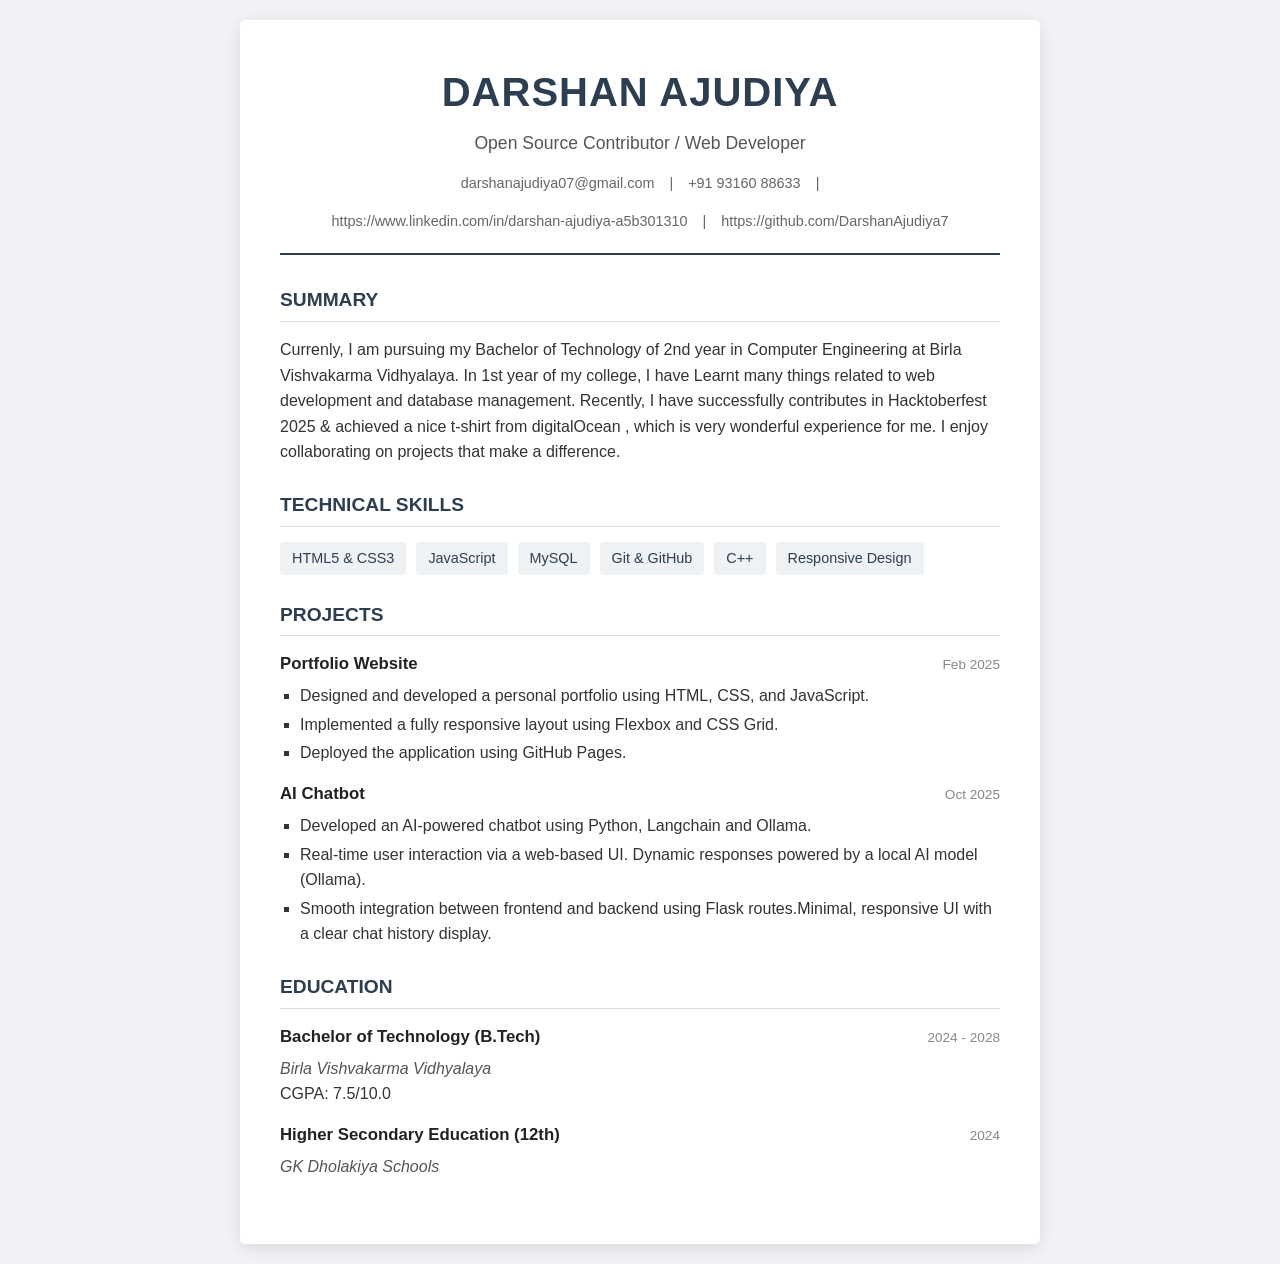
<file: webTechnologies-Lab/Lab-1/resume/resume.html>
<!DOCTYPE html>
<html lang="en">
<head>
    <meta charset="UTF-8">
    <meta name="viewport" content="width=device-width, initial-scale=1.0">
    <title>Resume</title>
    <style>
        * {
            box-sizing: border-box;
            margin: 0;
            padding: 0;
        }

        body {
            background-color: #f0f2f5;
            font-family: 'Segoe UI', Tahoma, Geneva, Verdana, sans-serif;
            color: #333;
            line-height: 1.6;
            display: flex;
            justify-content: center;
            padding: 20px;
        }
        .resume-container {
            background-color: #fff;
            width: 100%;
            max-width: 800px; 
            padding: 40px;
            box-shadow: 0 4px 15px rgba(0,0,0,0.1);
            border-radius: 5px;
        }

        header {
            border-bottom: 2px solid #2c3e50;
            padding-bottom: 20px;
            margin-bottom: 30px;
            text-align: center;
        }

        header h1 {
            font-size: 2.5rem;
            color: #2c3e50;
            margin-bottom: 5px;
            text-transform: uppercase;
            letter-spacing: 1px;
        }

        header .title {
            font-size: 1.1rem;
            color: #555;
            font-weight: 500;
            margin-bottom: 15px;
        }

        .contact-info {
            font-size: 0.9rem;
            color: #666;
            display: flex;
            justify-content: center;
            gap: 15px;
            flex-wrap: wrap;
        }

        .contact-info span {
            display: flex;
            align-items: center;
        }

        section {
            margin-bottom: 25px;
        }

        h2 {
            font-size: 1.2rem;
            color: #2c3e50;
            text-transform: uppercase;
            border-bottom: 1px solid #ddd;
            padding-bottom: 5px;
            margin-bottom: 15px;
        }

        .job, .project, .education-item {
            margin-bottom: 15px;
        }

        .job-header, .edu-header {
            display: flex;
            justify-content: space-between;
            align-items: baseline;
            margin-bottom: 5px;
        }

        .job-title, .degree {
            font-weight: bold;
            font-size: 1.05rem;
            color: #222;
        }

        .company, .university {
            font-style: italic;
            color: #555;
        }

        .date {
            font-size: 0.85rem;
            color: #888;
            white-space: nowrap;
        }

        ul {
            list-style-type: square;
            margin-left: 20px;
            margin-top: 5px;
        }

        li {
            margin-bottom: 3px;
        }

        .skills-grid {
            display: flex;
            flex-wrap: wrap;
            gap: 10px;
        }

        .skill-tag {
            background-color: #eef2f5;
            color: #2c3e50;
            padding: 5px 12px;
            border-radius: 4px;
            font-size: 0.9rem;
            font-weight: 500;
        }

        @media print {
            body {
                background: none;
                padding: 0;
            }
            .resume-container {
                box-shadow: none;
                width: 100%;
                max-width: 100%;
                padding: 0 20px; 
            }
        }
    </style>
</head>
<body>

    <div class="resume-container">
        <header>
            <h1>Darshan Ajudiya</h1>
            <div class="title">Open Source Contributor / Web Developer</div>
            <div class="contact-info">
                <span>darshanajudiya07@gmail.com</span> |
                <span>+91 93160 88633</span> |
                <span>https://www.linkedin.com/in/darshan-ajudiya-a5b301310</span> |
                <span>https://github.com/DarshanAjudiya7</span>
            </div>
        </header>

        <section>
            <h2>Summary</h2>
            <p>Currenly, I am pursuing my Bachelor of Technology of 2nd year in Computer Engineering at Birla Vishvakarma Vidhyalaya. In 1st year of my college, I have Learnt many things related to web development and database management. Recently, I have successfully contributes in Hacktoberfest 2025 & achieved a nice t-shirt from digitalOcean , which is very wonderful experience for me. I enjoy collaborating on projects that make a difference.

            </p>
                
        </section>

        <section>
            <h2>Technical Skills</h2>
            <div class="skills-grid">
                <span class="skill-tag">HTML5 & CSS3</span>
                <span class="skill-tag">JavaScript</span>
                <span class="skill-tag">MySQL</span>
                <span class="skill-tag">Git & GitHub</span>
                <span class="skill-tag">C++</span>
                <span class="skill-tag">Responsive Design</span>
            </div>
        </section>

        <section>
            <h2>Projects</h2>
            
            <div class="project">
                <div class="job-header">
                    <span class="job-title">Portfolio Website</span>
                    <span class="date">Feb 2025</span>
                </div>
                <ul>
                    <li>Designed and developed a personal portfolio using HTML, CSS, and JavaScript.</li>
                    <li>Implemented a fully responsive layout using Flexbox and CSS Grid.</li>
                    <li>Deployed the application using GitHub Pages.</li>
                </ul>
            </div>

            <div class="project">
                <div class="job-header">
                    <span class="job-title">AI Chatbot</span>
                    <span class="date">Oct 2025</span>
                </div>
                <ul>
                    <li>Developed an AI-powered chatbot using Python, Langchain and Ollama.</li>
                    <li>Real-time user interaction via a web-based UI. Dynamic responses powered by a local AI model (Ollama).</li>
                    <li>Smooth integration between frontend and backend using Flask routes.Minimal, responsive UI with a clear chat history display.</li>
                </ul>
            </div>
        </section>

        <section>
            <h2>Education</h2>
            
            <div class="education-item">
                <div class="edu-header">
                    <span class="degree">Bachelor of Technology (B.Tech)</span>
                    <span class="date">2024 - 2028</span>
                </div>
                <div class="university">Birla Vishvakarma Vidhyalaya</div>
                <div>CGPA: 7.5/10.0 </div>
            </div>

            <div class="education-item">
                <div class="edu-header">
                    <span class="degree">Higher Secondary Education (12th)</span>
                    <span class="date">2024</span>
                </div>
                <div class="university">GK Dholakiya Schools</div>
            </div>
        </section>

    </div>

</body>
</html>
</file>
<file: webTechnologies-Lab/Lab-5/style.css>
body {
    font-family: 'Segoe UI', Tahoma, Geneva, Verdana, sans-serif;
    margin: 0;
    padding: 0;
    background-color: #f4f4f4;
}

.main-header {
    background-color: #343a40;
    color: white;
    padding: 1rem;
    text-align: center;
    position: sticky;
    top: 0;
    z-index: 1000;
    box-shadow: 0 2px 5px rgba(0, 0, 0, 0.2);
}

.left-menu {
    background-color: #2c3e50;
    color: white;
    width: 200px;
    height: 100vh;
    position: fixed;
    top: 60px;
    left: 0;
    padding-top: 20px;
    z-index: 900;
}

.left-menu ul {
    list-style-type: none;
    padding: 0;
}

.left-menu li a {
    display: block;
    color: white;
    padding: 10px 20px;
    text-decoration: none;
    transition: background 0.3s;
}

.left-menu li a:hover {
    background-color: #34495e;
}

.main-content {
    margin-left: 200px;
    padding: 20px;
    min-height: 200vh;
    background-color: #fff;
    position: relative;
    z-index: 1;
}

.position-demo {
    height: 200px;
    border: 1px solid #ccc;
    margin-top: 20px;
    background-color: #e9ecef;
}

.relative-box {
    position: relative;
    top: 20px;
    left: 20px;
    background-color: #d1ecf1;
    padding: 20px;
    width: 300px;
    border: 1px solid #bee5eb;
    z-index: 10;
}

.absolute-box {
    position: absolute;
    top: 50px;
    right: -50px;
    width: 150px;
    height: 100px;
    background-color: #f8d7da;
    border: 1px solid #f5c6cb;
    display: flex;
    align-items: center;
    justify-content: center;
    z-index: 20;
    box-shadow: 3px 3px 5px rgba(0, 0, 0, 0.2);
}

.toc-container {
    background: white;
    padding: 20px;
    border: 1px solid #ddd;
    display: inline-block;
    min-width: 400px;
    box-shadow: 2px 2px 10px rgba(0, 0, 0, 0.1);
}

ol.toc-root {
    counter-reset: chapter;
    list-style-type: none;
    padding-left: 0;
}

ol.toc-root>li {
    counter-increment: chapter;
    margin-bottom: 5px;
    font-weight: bold;
}

ol.toc-root>li:before {
    content: "Chapter " counter(chapter) ". ";
    font-weight: bold;
    color: #333;
}

ol.toc-root>li>ol {
    counter-reset: sub-section;
    list-style-type: none;
    margin-top: 5px;
}

ol.toc-root>li>ol>li {
    counter-increment: sub-section;
    font-weight: normal;
    margin-left: 20px;
}

ol.toc-root>li>ol>li:before {
    content: counter(chapter) "." counter(sub-section) " ";
    color: #555;
    margin-right: 5px;
}

ol.toc-root>li>ol>li>ol {
    counter-reset: sub-sub-section;
    list-style-type: none;
    margin-top: 5px;
}

ol.toc-root>li>ol>li>ol>li {
    counter-increment: sub-sub-section;
    margin-left: 20px;
}

ol.toc-root>li>ol>li>ol>li:before {
    content: counter(chapter) "." counter(sub-section) "." counter(sub-sub-section) " ";
    color: #777;
    margin-right: 5px;
}

ol.toc-root>li>ol>li>ol>li>ol {
    counter-reset: deep-section;
    list-style-type: none;
    margin-top: 5px;
}

ol.toc-root>li>ol>li>ol>li>ol>li {
    counter-increment: deep-section;
    margin-left: 20px;
}

ol.toc-root>li>ol>li>ol>li>ol>li:before {
    content: counter(chapter) "." counter(sub-section) "." counter(sub-sub-section) "." counter(deep-section) " ";
    font-style: italic;
    margin-right: 5px;
}

.box-model-container {
    padding: 20px;
    background-color: #fff;
    border: 1px solid #ddd;
    text-align: center;
    font-family: monospace;
}

.margin-area {
    background-color: #f8d7da;
    padding: 40px;
    border: 1px dashed #dc3545;
    display: inline-block;
    position: relative;
}

.border-area {
    background-color: #ffeeba;
    padding: 40px;
    border: 5px solid #ffc107;
    display: inline-block;
}

.padding-area {
    background-color: #d4edda;
    padding: 40px;
    display: inline-block;
}

.content-area {
    background-color: #cce5ff;
    width: 200px;
    height: 100px;
    line-height: 100px;
    display: inline-block;
    border: 1px solid #b8daff;
    font-weight: bold;
}

.css3-demo-box {
    background: linear-gradient(45deg, #667eea, #764ba2);
    color: white;
    padding: 20px;
    border-radius: 10px;
    text-align: center;
    cursor: pointer;
    transition: transform 0.3s ease, box-shadow 0.3s ease;
}

.css3-demo-box:hover {
    transform: scale(1.05) rotate(2deg);
    box-shadow: 0 10px 20px rgba(0, 0, 0, 0.2);
}

@keyframes slideIn {
    0% {
        transform: translateX(-100%);
        opacity: 0;
    }

    100% {
        transform: translateX(0);
        opacity: 1;
    }
}

.css3-animation-box {
    background-color: #20c997;
    color: white;
    padding: 15px;
    text-align: center;
    border-radius: 5px;
    animation: slideIn 2s ease-out infinite alternate;
}

.bouncing-container {
    width: 300px;
    height: 400px;
    border: 5px solid #333;
    position: relative;
    background-color: #f0f0f0;
    margin: 0 auto;
}

.ball {
    width: 50px;
    height: 50px;
    background-color: red;
    border-radius: 50%;
    position: absolute;
    bottom: 0;
    left: 50%;
    transform: translateX(-50%);
    animation: simpleBounce 2s infinite ease-in-out;
}

@keyframes simpleBounce {

    0%,
    100% {
        bottom: 0;
    }

    50% {
        bottom: 350px;
    }
}


.bicycle-container {
    width: 100%;
    height: 150px;
    background-color: #e0f7fa;
    /* Light blue background */
    border: 2px solid #0288d1;
    position: relative;
    overflow: hidden;
}

.bicycle {
    width: 100px;
    height: 60px;
    position: absolute;
    bottom: 20px;
    left: -100px;
    /* Start outside the left edge */
    animation: moveRight 5s linear infinite;
}

.wheel {
    width: 40px;
    height: 40px;
    border: 3px solid #01579b;
    /* Dark blue wheels */
    border-radius: 50%;
    position: absolute;
    bottom: 0;
    /* Creating simple spokes with gradient */
    background: linear-gradient(0deg, transparent 48%, #01579b 48%, #01579b 52%, transparent 52%),
        linear-gradient(90deg, transparent 48%, #01579b 48%, #01579b 52%, transparent 52%);
    animation: spin 1s linear infinite;
}

.front {
    right: 0;
}

.back {
    left: 0;
}

.frame {
    position: absolute;
    bottom: 20px;
    left: 20px;
    width: 60px;
    height: 3px;
    background-color: #01579b;
    /* Simple frame bar connecting wheels */
}

/* Simple handle/seat representation */
.frame::before {
    /* Seat post */
    content: '';
    position: absolute;
    left: 10px;
    bottom: 0;
    width: 3px;
    height: 25px;
    background-color: #01579b;
}

.handle {
    /* Handlebar post */
    position: absolute;
    right: 20px;
    bottom: 20px;
    width: 3px;
    height: 30px;
    background-color: #01579b;
    transform: rotate(-15deg);
}

.handle::after {
    /* Handlebar top */
    content: '';
    position: absolute;
    top: 0;
    left: -5px;
    width: 15px;
    height: 3px;
    background-color: #01579b;
}

@keyframes moveRight {
    0% {
        left: -120px;
    }

    100% {
        left: 100%;
    }
}

@keyframes spin {
    0% {
        transform: rotate(0deg);
    }

    100% {
        transform: rotate(360deg);
    }
}
</file>
<file: webTechnologies-Lab/Lab-4/style.css>
body {
    background-color: red;
    color: white; 
}

h1, h2, h3, h4, h5, h6 {
    font-style: normal;
    font-size: 150%;
}

p {
    font-family: Arial, sans-serif;
    font-weight: bold;
}

.formatted-text {
    text-transform: capitalize;
    text-decoration: underline;
    text-indent: 1cm;
}

ul li {
    list-style-type: circle;
}

li {
    border-top: 2px solid white;
    border-right: 2px solid white;
    margin: 1cm;
    padding: 5px;
}

a:link {
    color: white;
}
a:visited {
    color: lightgray;
}
a:hover {
    color: yellow;
    font-size: 1.2em;
}
</file>
